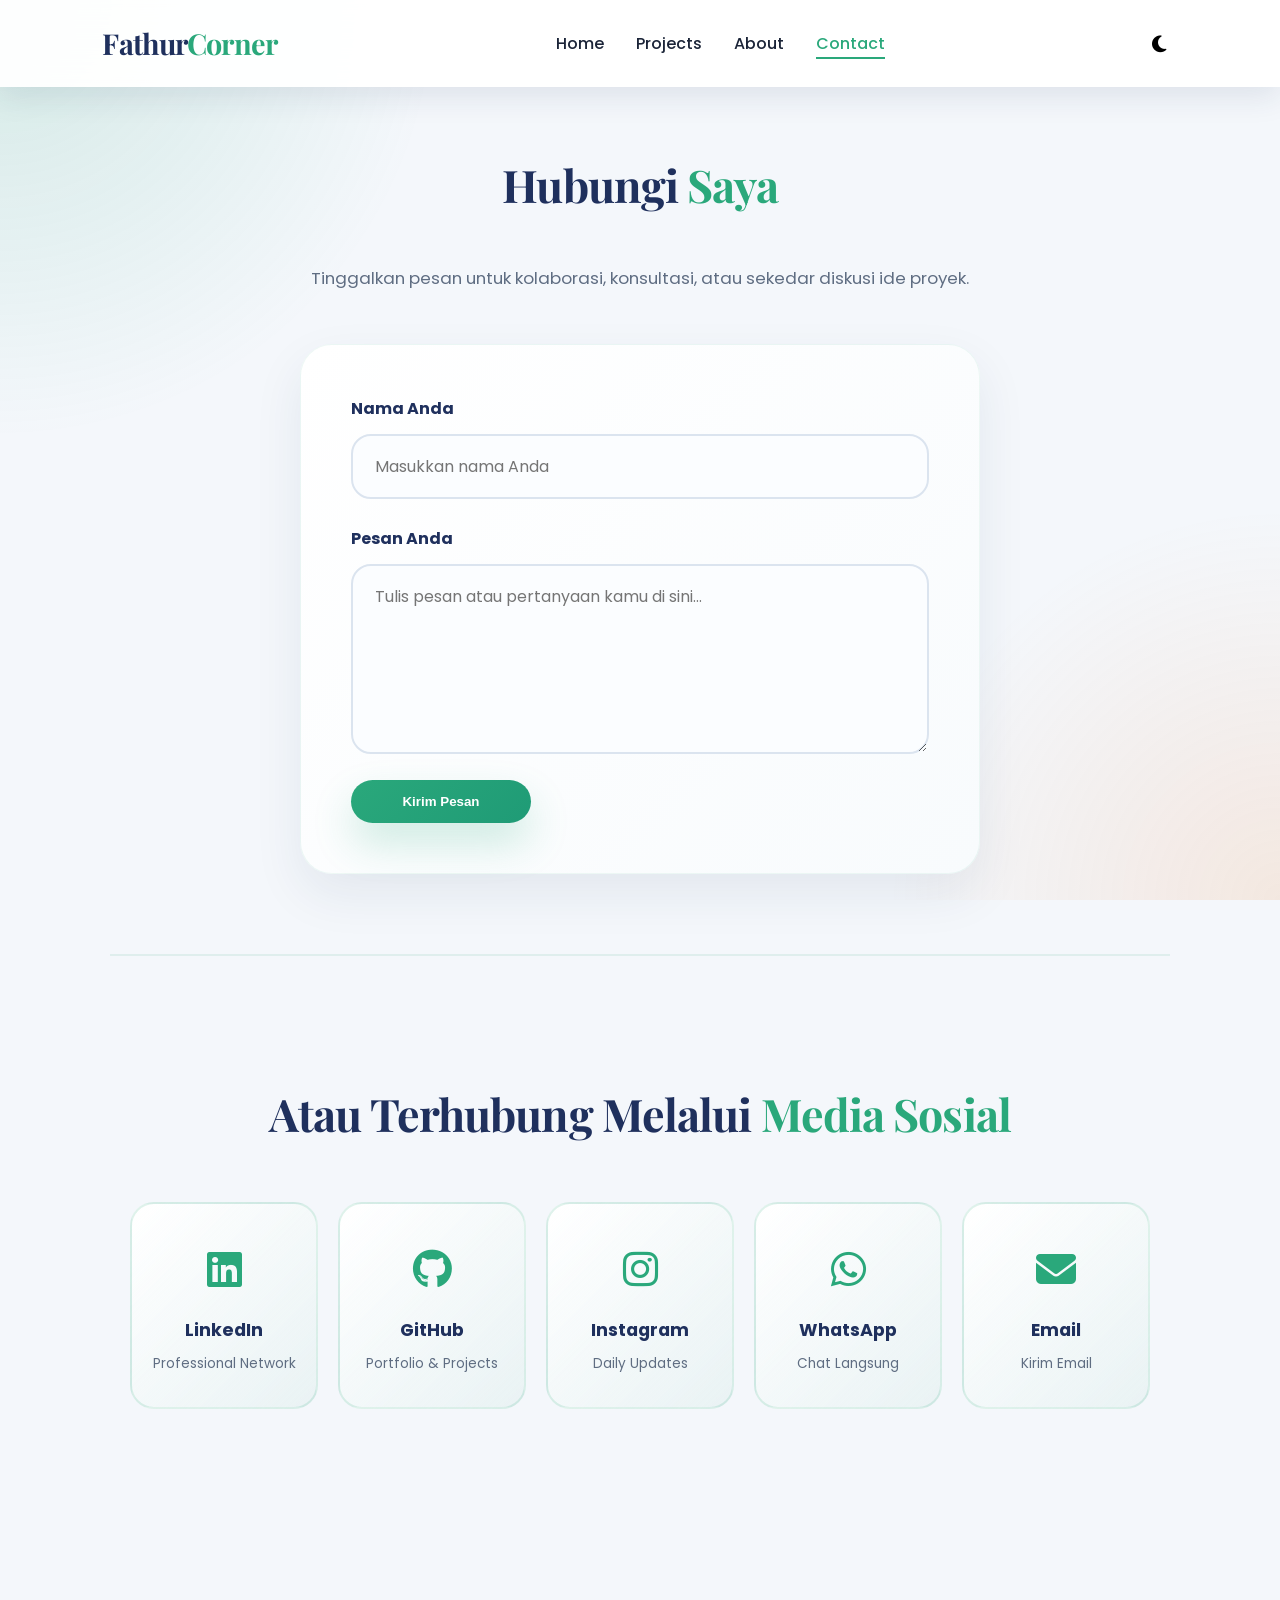
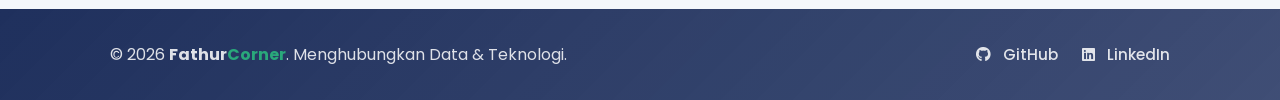
<file: contact.html>
<!DOCTYPE html>
<html lang="id">
<head>
    <meta charset="UTF-8">
    <meta name="viewport" content="width=device-width, initial-scale=1.0">
    <title>Contact | Fathur Corner</title>
    <link rel="stylesheet" href="https://cdnjs.cloudflare.com/ajax/libs/font-awesome/6.4.0/css/all.min.css">
    <link rel="stylesheet" href="style_coba.css">
    <link href="https://fonts.googleapis.com/css2?family=Poppins:wght@300;400;600&family=Playfair+Display:wght@700&display=swap" rel="stylesheet">
</head>
<body>
    <nav class="navbar">
        <div class="logo">Fathur<span>Corner</span></div>
        <ul class="nav-links">
            <li><a href="index.html">Home</a></li>
            <li><a href="project.html">Projects</a></li>
            <li><a href="about.html">About</a></li>
            <li><a href="contact.html" class="active">Contact</a></li>
        </ul>
        <button class="theme-toggle" id="themeToggle" title="Toggle dark mode"><i class="fas fa-moon"></i></button>
    </nav>

    <main class="container">
        <header class="page-header">
            <h1 class="section-title">Hubungi <span>Saya</span></h1>
            <p class="section-intro">Tinggalkan pesan untuk kolaborasi, konsultasi, atau sekedar diskusi ide proyek.</p>
        </header>

        <section class="contact-card">
            <form class="contact-form" action="simpan.php" method="POST">
                <div class="form-field">
                    <label for="nama">Nama Anda</label>
                    <input type="text" id="nama" name="nama" placeholder="Masukkan nama Anda" required>
                </div>
                <div class="form-field">
                    <label for="pesan">Pesan Anda</label>
                    <textarea id="pesan" name="pesan" placeholder="Tulis pesan atau pertanyaan kamu di sini..." rows="6" required></textarea>
                </div>
                <button type="submit" class="btn-primary">Kirim Pesan</button>
            </form>
        </section>

        <section class="social-section">
            <div class="container">
                <h2 class="section-title">Atau Terhubung Melalui <span>Media Sosial</span></h2>
                <div class="social-grid">
                    <a href="https://linkedin.com" target="_blank" class="social-card">
                        <span class="social-icon"><i class="fab fa-linkedin"></i></span>
                        <h3>LinkedIn</h3>
                        <p>Professional Network</p>
                    </a>
                    <a href="https://github.com/ridwanfathurrahman64" target="_blank" class="social-card">
                        <span class="social-icon"><i class="fab fa-github"></i></span>
                        <h3>GitHub</h3>
                        <p>Portfolio & Projects</p>
                    </a>
                    <a href="https://www.instagram.com/fathurrmnid?igsh=czdzbG1yYzJneDN5" target="_blank" class="social-card">
                        <span class="social-icon"><i class="fab fa-instagram"></i></span>
                        <h3>Instagram</h3>
                        <p>Daily Updates</p>
                    </a>
                    <a href="https://wa.me/6282223419252" target="_blank" class="social-card">
                        <span class="social-icon"><i class="fab fa-whatsapp"></i></span>
                        <h3>WhatsApp</h3>
                        <p>Chat Langsung</p>
                    </a>
                    <a href="mailto:ridwanfathurrahman11@gmail.com" class="social-card">
                        <span class="social-icon"><i class="fas fa-envelope"></i></span>
                        <h3>Email</h3>
                        <p>Kirim Email</p>
                    </a>
                </div>
            </div>
        </section>
    </main>

    <a href="#" class="back-to-top"><i class="fas fa-arrow-up"></i></a>

    <footer>
        <div class="footer-content">
            <p>&copy; 2026 <strong>Fathur<span>Corner</span></strong>. Menghubungkan Data & Teknologi.</p>
            <div class="social-links">
                <a href="https://github.com/ridwanfathurrahman64" target="_blank" rel="noopener noreferrer"><i class="fab fa-github"></i> GitHub</a>
                <a href="https://linkedin.com" target="_blank" rel="noopener noreferrer"><i class="fab fa-linkedin"></i> LinkedIn</a>
            </div>
        </div>
    </footer>

    <script>
        // ===== DARK MODE TOGGLE =====
        const themeToggle = document.getElementById('themeToggle');
        const savedTheme = localStorage.getItem('theme') || 'light';
        document.body.classList.toggle('dark-mode', savedTheme === 'dark');
        themeToggle.innerHTML = savedTheme === 'dark' ? '<i class="fas fa-sun"></i>' : '<i class="fas fa-moon"></i>';
        
        themeToggle.addEventListener('click', () => {
            document.body.classList.toggle('dark-mode');
            const isDark = document.body.classList.contains('dark-mode');
            localStorage.setItem('theme', isDark ? 'dark' : 'light');
            themeToggle.innerHTML = isDark ? '<i class="fas fa-sun"></i>' : '<i class="fas fa-moon"></i>';
        });

        // ===== BACK TO TOP BUTTON =====
        const backToTopBtn = document.querySelector('.back-to-top');
        
        window.addEventListener('scroll', () => {
            if (window.scrollY > 300) {
                backToTopBtn.classList.add('show');
            } else {
                backToTopBtn.classList.remove('show');
            }
        });
        
        backToTopBtn.addEventListener('click', (e) => {
            e.preventDefault();
            window.scrollTo({ top: 0, behavior: 'smooth' });
        });
    </script>
</body>
</html>
</file>
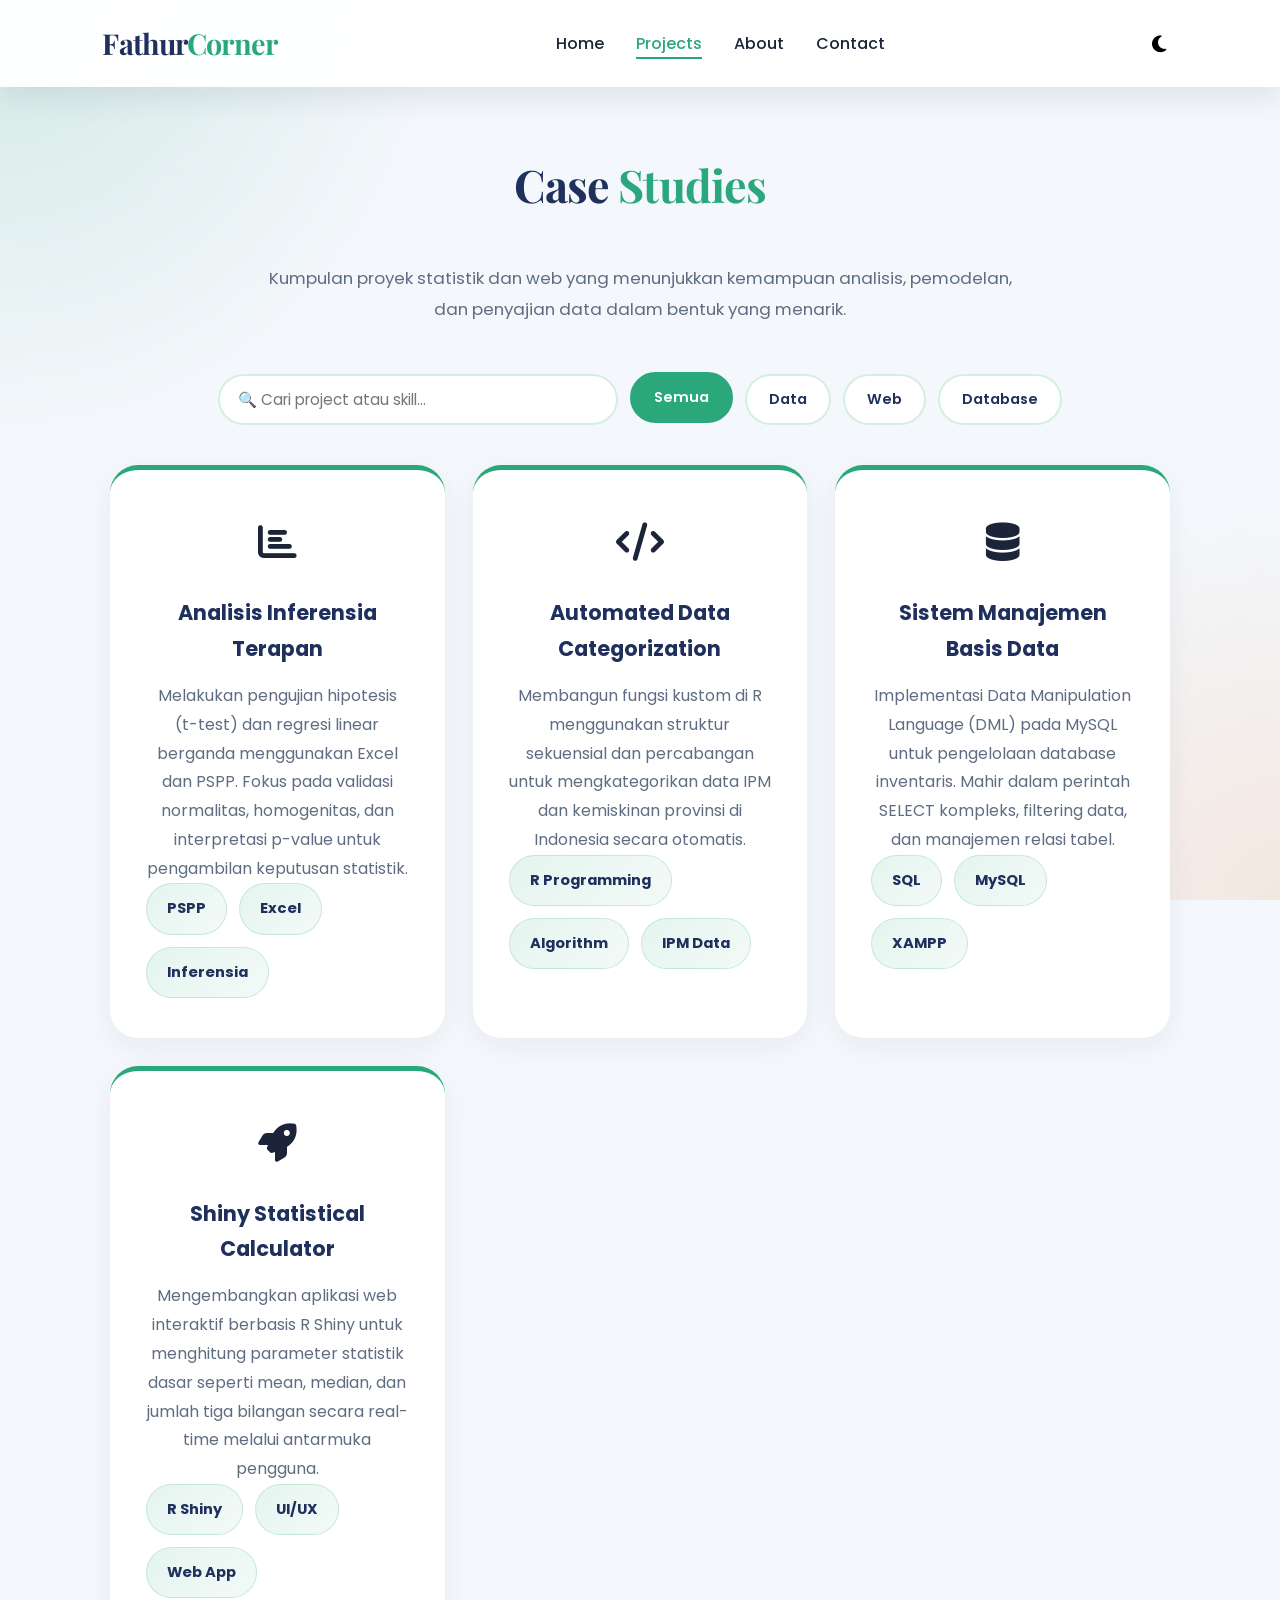
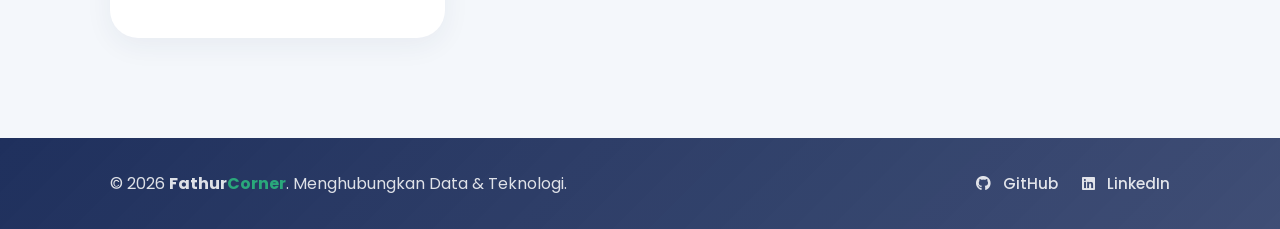
<file: project.html>
<!DOCTYPE html>
<html lang="id">
<head>
    <meta charset="UTF-8">
    <meta name="viewport" content="width=device-width, initial-scale=1.0">
    <title>Projects | Fathur Corner</title>
    <link rel="stylesheet" href="https://cdnjs.cloudflare.com/ajax/libs/font-awesome/6.4.0/css/all.min.css">
    <link rel="stylesheet" href="style_coba.css">
    <link href="https://fonts.googleapis.com/css2?family=Poppins:wght@300;400;600&family=Playfair+Display:wght@700&display=swap" rel="stylesheet">
</head>
<body>
    <nav class="navbar">
        <div class="logo">Fathur<span>Corner</span></div>
        <ul class="nav-links">
            <li><a href="index.html">Home</a></li>
            <li><a href="project.html" class="active">Projects</a></li>
            <li><a href="about.html">About</a></li>
            <li><a href="contact.html">Contact</a></li>
        </ul>
        <button class="theme-toggle" id="themeToggle" title="Toggle dark mode"><i class="fas fa-moon"></i></button>
    </nav>

    <main class="container">
        <header class="page-header">
            <h1 class="section-title">Case <span>Studies</span></h1>
            <p class="section-intro">Kumpulan proyek statistik dan web yang menunjukkan kemampuan analisis, pemodelan, dan penyajian data dalam bentuk yang menarik.</p>
        </header>

        <!-- PROJECT SEARCH & FILTER -->
        <div class="project-controls">
            <input type="text" class="search-box" id="projectSearch" placeholder="🔍 Cari project atau skill...">
            <button class="filter-btn active" data-filter="all">Semua</button>
            <button class="filter-btn" data-filter="data">Data</button>
            <button class="filter-btn" data-filter="web">Web</button>
            <button class="filter-btn" data-filter="database">Database</button>
        </div>

        <div class="grid" id="projectGrid">
            <div class="card" data-category="data">
                <div class="card-icon"><i class="fas fa-chart-bar"></i></div>
                <h3>Analisis Inferensia Terapan</h3>
                <p>Melakukan pengujian hipotesis (t-test) dan regresi linear berganda menggunakan Excel dan PSPP. Fokus pada validasi normalitas, homogenitas, dan interpretasi p-value untuk pengambilan keputusan statistik.</p>
                <div class="skill-container">
                    <span class="skill-tag">PSPP</span>
                    <span class="skill-tag">Excel</span>
                    <span class="skill-tag">Inferensia</span>
                </div>
            </div>

            <div class="card" data-category="data">
                <div class="card-icon"><i class="fas fa-code"></i></div>
                <h3>Automated Data Categorization</h3>
                <p>Membangun fungsi kustom di R menggunakan struktur sekuensial dan percabangan untuk mengkategorikan data IPM dan kemiskinan provinsi di Indonesia secara otomatis.</p>
                <div class="skill-container">
                    <span class="skill-tag">R Programming</span>
                    <span class="skill-tag">Algorithm</span>
                    <span class="skill-tag">IPM Data</span>
                </div>
            </div>

            <div class="card" data-category="database">
                <div class="card-icon"><i class="fas fa-database"></i></div>
                <h3>Sistem Manajemen Basis Data</h3>
                <p>Implementasi Data Manipulation Language (DML) pada MySQL untuk pengelolaan database inventaris. Mahir dalam perintah SELECT kompleks, filtering data, dan manajemen relasi tabel.</p>
                <div class="skill-container">
                    <span class="skill-tag">SQL</span>
                    <span class="skill-tag">MySQL</span>
                    <span class="skill-tag">XAMPP</span>
                </div>
            </div>

            <div class="card" data-category="web">
                <div class="card-icon"><i class="fas fa-rocket"></i></div>
                <h3>Shiny Statistical Calculator</h3>
                <p>Mengembangkan aplikasi web interaktif berbasis R Shiny untuk menghitung parameter statistik dasar seperti mean, median, dan jumlah tiga bilangan secara real-time melalui antarmuka pengguna.</p>
                <div class="skill-container">
                    <span class="skill-tag">R Shiny</span>
                    <span class="skill-tag">UI/UX</span>
                    <span class="skill-tag">Web App</span>
                </div>
            </div>
        </div>
    </main>

    <a href="#" class="back-to-top"><i class="fas fa-arrow-up"></i></a>

    <footer>
        <div class="footer-content">
            <p>&copy; 2026 <strong>Fathur<span>Corner</span></strong>. Menghubungkan Data & Teknologi.</p>
            <div class="social-links">
                <a href="https://github.com/ridwanfathurrahman64" target="_blank" rel="noopener noreferrer"><i class="fab fa-github"></i> GitHub</a>
                <a href="https://linkedin.com" target="_blank" rel="noopener noreferrer"><i class="fab fa-linkedin"></i> LinkedIn</a>
            </div>
        </div>
    </footer>

    <script>
        // ===== DARK MODE TOGGLE =====
        const themeToggle = document.getElementById('themeToggle');
        const savedTheme = localStorage.getItem('theme') || 'light';
        document.body.classList.toggle('dark-mode', savedTheme === 'dark');
        themeToggle.innerHTML = savedTheme === 'dark' ? '<i class="fas fa-sun"></i>' : '<i class="fas fa-moon"></i>';
        
        themeToggle.addEventListener('click', () => {
            document.body.classList.toggle('dark-mode');
            const isDark = document.body.classList.contains('dark-mode');
            localStorage.setItem('theme', isDark ? 'dark' : 'light');
            themeToggle.innerHTML = isDark ? '<i class="fas fa-sun"></i>' : '<i class="fas fa-moon"></i>';
        });

        // ===== PROJECT SEARCH & FILTER =====
        const searchBox = document.getElementById('projectSearch');
        const filterBtns = document.querySelectorAll('.filter-btn');
        const projectCards = document.querySelectorAll('[data-category]');
        let activeFilter = 'all';

        function filterProjects() {
            const searchTerm = searchBox.value.toLowerCase();
            let visibleCount = 0;

            projectCards.forEach(card => {
                const category = card.getAttribute('data-category');
                const text = card.textContent.toLowerCase();
                
                const matchesCategory = activeFilter === 'all' || category === activeFilter;
                const matchesSearch = text.includes(searchTerm);
                
                if (matchesCategory && matchesSearch) {
                    card.style.display = '';
                    visibleCount++;
                } else {
                    card.style.display = 'none';
                }
            });

            // Show "no results" message if needed
            const grid = document.getElementById('projectGrid');
            let noResultsDiv = grid.querySelector('.no-results');
            
            if (visibleCount === 0) {
                if (!noResultsDiv) {
                    noResultsDiv = document.createElement('div');
                    noResultsDiv.className = 'no-results';
                    noResultsDiv.textContent = '😔 Tidak ada project yang sesuai dengan pencarian Anda.';
                    grid.appendChild(noResultsDiv);
                }
            } else if (noResultsDiv) {
                noResultsDiv.remove();
            }
        }

        searchBox.addEventListener('input', filterProjects);

        filterBtns.forEach(btn => {
            btn.addEventListener('click', () => {
                filterBtns.forEach(b => b.classList.remove('active'));
                btn.classList.add('active');
                activeFilter = btn.getAttribute('data-filter');
                filterProjects();
            });
        });

        // ===== BACK TO TOP BUTTON =====
        const backToTopBtn = document.querySelector('.back-to-top');
        
        window.addEventListener('scroll', () => {
            if (window.scrollY > 300) {
                backToTopBtn.classList.add('show');
            } else {
                backToTopBtn.classList.remove('show');
            }
        });
        
        backToTopBtn.addEventListener('click', (e) => {
            e.preventDefault();
            window.scrollTo({ top: 0, behavior: 'smooth' });
        });
    </script>
</body>
</html>
</file>
<file: style_coba.css>
/* ========================================================================
   VARIABEL WARNA & DESIGN TOKENS
   ======================================================================== */
:root {
    --background: #f4f7fb;
    --surface: #ffffff;
    --primary: #1f305d;
    --secondary: #2aa87b;
    --accent: #f28b3f;
    --muted: #5f6d82;
    --text: #1b2438;
    --text-light: #f8fafc;
    --shadow: rgba(24, 39, 77, 0.12);
}

/* DARK MODE */
body.dark-mode {
    --background: #0f1419;
    --surface: #1a1f2e;
    --primary: #e8eef5;
    --text: #e8eef5;
    --text-light: #0f1419;
    --muted: #9ca3af;
    --shadow: rgba(0, 0, 0, 0.3);
}

body.dark-mode .navbar {
    background: rgba(26, 31, 46, 0.95);
    box-shadow: 0 10px 30px rgba(0, 0, 0, 0.3);
}

body.dark-mode .nav-links a {
    color: #e8eef5;
}

body.dark-mode .hero {
    background: linear-gradient(155deg, rgba(15, 20, 25, 0.98) 0%, rgba(42, 168, 123, 0.8) 50%, rgba(242, 139, 63, 0.08) 100%);
}

body.dark-mode .card,
body.dark-mode .bio-card,
body.dark-mode .profile-card,
body.dark-mode .contact-card {
    background: #1a1f2e;
    box-shadow: 0 8px 28px rgba(0, 0, 0, 0.4);
}

body.dark-mode .featured-section {
    background: linear-gradient(135deg, #1a1f2e 0%, #252d3d 100%);
}

body.dark-mode .featured-card {
    background: #1a1f2e;
}

body.dark-mode .bio-section {
    background: linear-gradient(135deg, rgba(42, 168, 123, 0.1) 0%, rgba(242, 139, 63, 0.08) 100%);
}

body.dark-mode .about-teaser {
    background: linear-gradient(135deg, #1a1f2e 0%, #2aa87b 100%);
}

body.dark-mode .education-box {
    background: #252d3d;
    border-color: rgba(42, 168, 123, 0.2);
}

body.dark-mode .education-box h4 {
    color: #e8eef5;
}

body.dark-mode .education-box p {
    color: #c1c7d0;
}

body.dark-mode .social-card {
    background: linear-gradient(135deg, #1a1f2e 0%, rgba(42, 168, 123, 0.08) 100%);
    border-color: rgba(42, 168, 123, 0.2);
}

body.dark-mode .stat-item {
    background: #1a1f2e;
    border-color: rgba(42, 168, 123, 0.2);
}

body.dark-mode .form-field input,
body.dark-mode .form-field textarea {
    background: #252d3d;
    border-color: #3a4455;
    color: #e8eef5;
}

body.dark-mode .form-field input:focus,
body.dark-mode .form-field textarea:focus {
    border-color: var(--secondary);
    box-shadow: 0 0 0 5px rgba(42, 168, 123, 0.2);
    background: #2a3145;
}

body.dark-mode footer {
    background: linear-gradient(135deg, #0f1419 0%, rgba(15, 20, 25, 0.9) 100%);
}

/* ========================================================================
   KEYFRAME ANIMATIONS
   ======================================================================== */
@keyframes fadeInUp {
    from { opacity: 0; transform: translateY(30px); }
    to { opacity: 1; transform: translateY(0); }
}

@keyframes slideInRight {
    from { opacity: 0; transform: translateX(-30px); }
    to { opacity: 1; transform: translateX(0); }
}

@keyframes pulse {
    0%, 100% { opacity: 1; }
    50% { opacity: 0.8; }
}

@keyframes float {
    0%, 100% { transform: translateY(0px); }
    50% { transform: translateY(-10px); }
}

@keyframes bounce {
    0%, 100% { transform: translateY(0); }
    25% { transform: translateY(-12px); }
    50% { transform: translateY(0); }
    75% { transform: translateY(-6px); }
}

@keyframes slide {
    0% { transform: translateX(0); }
    100% { transform: translateX(600px); }
}

/* ========================================================================
   RESET & BASE STYLES
   ======================================================================== */
* {
    margin: 0;
    padding: 0;
    box-sizing: border-box;
}

html {
    scroll-behavior: smooth;
}

body {
    font-family: 'Poppins', sans-serif;
    background-color: var(--background);
    color: var(--text);
    line-height: 1.7;
    overflow-x: hidden;
}

body::before {
    content: '';
    position: fixed;
    inset: 0;
    background: radial-gradient(circle at top left, rgba(42,168,123,0.16), transparent 28%),
                radial-gradient(circle at bottom right, rgba(242,139,63,0.14), transparent 25%);
    pointer-events: none;
    z-index: -1;
}

span { color: var(--secondary); }

/* Font Awesome Icon Styling */
i[class*="fa-"] {
    display: inline-block;
    margin-right: 0.5rem;
}

.card-icon i[class*="fa-"],
.social-icon i[class*="fa-"],
.icon-large i[class*="fa-"],
.highlight-item i[class*="fa-"] {
    margin-right: 0;
}

.theme-toggle i[class*="fa-"] {
    margin-right: 0;
    font-size: 1.2rem;
}

/* ========================================================================
   NAVIGATION
   ======================================================================== */
.navbar {
    display: flex;
    justify-content: space-between;
    align-items: center;
    padding: 1.2rem 8%;
    background: rgba(255, 255, 255, 0.95);
    backdrop-filter: blur(16px);
    position: sticky;
    top: 0;
    z-index: 100;
    box-shadow: 0 10px 30px rgba(31, 48, 93, 0.1);
}

.nav-links {
    display: flex;
    list-style: none;
    margin: 0;
    padding: 0;
    align-items: center;
    gap: 8px;
}

.nav-links li {
    margin-left: 24px;
}

.nav-links a {
    text-decoration: none;
    color: var(--text);
    font-weight: 500;
    transition: all 0.3s ease;
    position: relative;
}

.nav-links a::after {
    content: '';
    position: absolute;
    bottom: -4px;
    left: 0;
    width: 0;
    height: 2px;
    background: var(--secondary);
    transition: width 0.3s ease;
}

.nav-links a:hover::after,
.nav-links a.active::after {
    width: 100%;
}

.nav-links a:hover,
.nav-links a.active {
    color: var(--secondary);
}

.logo {
    font-family: 'Playfair Display', serif;
    font-size: 1.8rem;
    color: var(--primary);
    font-weight: 700;
    letter-spacing: -0.03em;
    white-space: nowrap;
}

.logo span {
    color: var(--secondary);
    font-weight: 700;
}

/* THEME TOGGLE BUTTON */
.theme-toggle {
    background: none;
    border: none;
    font-size: 1.3rem;
    cursor: pointer;
    transition: transform 0.3s ease;
    padding: 8px 12px;
}

.theme-toggle:hover {
    transform: rotate(20deg);
}

.theme-toggle:active {
    transform: rotate(20deg) scale(0.95);
}

/* ========================================================================
   HERO SECTION
   ======================================================================== */
.hero {
    min-height: 85vh;
    display: flex;
    align-items: center;
    justify-content: center;
    text-align: center;
    padding: 6rem 1.5rem;
    background: linear-gradient(155deg, rgba(31,48,93,0.98) 0%, rgba(42,168,123,0.95) 50%, rgba(242,139,63,0.08) 100%);
    position: relative;
    overflow: hidden;
    color: var(--text-light);
}

.hero::before {
    content: '';
    position: absolute;
    inset: 0;
    background: radial-gradient(circle at top 20% right 15%, rgba(255,255,255,0.2), transparent 24%),
                radial-gradient(circle at bottom 25% left 20%, rgba(255,255,255,0.1), transparent 18%);
    pointer-events: none;
    animation: pulse 8s ease-in-out infinite;
}

.hero::after {
    content: '';
    position: absolute;
    inset: 0;
    background: url('data:image/svg+xml,<svg xmlns="http://www.w3.org/2000/svg" viewBox="0 0 1200 120"><path d="M 0,50 Q 300,10 600,50 T 1200,50 L 1200,120 L 0,120 Z" fill="rgba(255,255,255,0.05)"/></svg>');
    background-size: 600px 120px;
    animation: slide 20s linear infinite;
}

.hero-content {
    position: relative;
    max-width: 900px;
    z-index: 1;
    animation: fadeInUp 0.8s ease-out;
}

.hero-subtitle {
    text-transform: uppercase;
    letter-spacing: 0.3em;
    font-size: 0.9rem;
    margin-bottom: 1rem;
    color: rgba(248,250,252,0.95);
    animation: slideInRight 0.8s ease-out 0.2s both;
}

.hero h1 {
    font-family: 'Playfair Display', serif;
    font-size: clamp(2.4rem, 5vw, 4.2rem);
    line-height: 1.1;
    margin-bottom: 1.5rem;
    animation: fadeInUp 0.8s ease-out 0.3s both;
}

.hero h1 span {
    color: var(--secondary);
    display: inline-block;
}

.hero-description {
    max-width: 720px;
    margin: 0 auto 2.5rem;
    color: rgba(248,250,252,0.92);
    font-size: 1.1rem;
    line-height: 1.8;
    animation: fadeInUp 0.8s ease-out 0.4s both;
}

.cta-buttons {
    display: flex;
    gap: 1.5rem;
    flex-wrap: wrap;
    justify-content: center;
    margin-bottom: 3rem;
    animation: fadeInUp 0.8s ease-out 0.5s both;
}

.hero-highlights {
    display: grid;
    grid-template-columns: repeat(3, minmax(0, 1fr));
    gap: 1.2rem;
    margin: 0 auto;
    max-width: 820px;
}

.highlight-item {
    background: rgba(255,255,255,0.12);
    border: 1px solid rgba(255,255,255,0.2);
    border-radius: 20px;
    padding: 20px 24px;
    display: flex;
    align-items: center;
    gap: 1rem;
    justify-content: center;
    color: #f5f7fb;
    transition: all 0.3s ease;
    animation: fadeInUp 0.8s ease-out both;
    backdrop-filter: blur(8px);
}

.highlight-item:nth-child(1) { animation-delay: 0.6s; }
.highlight-item:nth-child(2) { animation-delay: 0.7s; }
.highlight-item:nth-child(3) { animation-delay: 0.8s; }

.highlight-item:hover {
    background: rgba(255,255,255,0.18);
    border-color: rgba(255,255,255,0.3);
    transform: translateY(-5px);
}

.highlight-item span {
    font-size: 1.6rem;
    animation: float 3s ease-in-out infinite;
}

.highlight-item i {
    font-size: 1.6rem;
    animation: float 3s ease-in-out infinite;
}

.highlight-item p {
    margin: 0;
    font-size: 0.98rem;
    font-weight: 600;
}

/* ========================================================================
   BUTTONS
   ======================================================================== */
.btn-primary {
    display: inline-block;
    padding: 14px 42px;
    background: linear-gradient(135deg, var(--secondary) 0%, #1f9b76 100%);
    color: white;
    text-decoration: none;
    border-radius: 50px;
    font-weight: 600;
    transition: all 0.3s cubic-bezier(0.34, 1.56, 0.64, 1);
    box-shadow: 0 20px 40px rgba(42,168,123,0.22);
    border: none;
    cursor: pointer;
    position: relative;
    overflow: hidden;
}

.btn-primary:hover {
    transform: translateY(-4px);
    box-shadow: 0 28px 50px rgba(42,168,123,0.3);
}

.btn-primary:active {
    transform: translateY(-2px);
}

.btn-primary.small {
    padding: 12px 32px;
    font-size: 0.95rem;
}

.btn-secondary {
    display: inline-block;
    padding: 14px 42px;
    background-color: transparent;
    border: 2px solid rgba(255,255,255,0.95);
    color: white;
    text-decoration: none;
    border-radius: 50px;
    font-weight: 600;
    transition: all 0.3s cubic-bezier(0.34, 1.56, 0.64, 1);
    cursor: pointer;
    position: relative;
    overflow: hidden;
}

.btn-secondary:hover {
    background-color: rgba(255,255,255,0.15);
    border-color: white;
    transform: translateY(-4px);
    box-shadow: 0 15px 35px rgba(255,255,255,0.2);
}

.btn-outline {
    display: inline-block;
    padding: 12px 36px;
    border: 2px solid rgba(255,255,255,0.95);
    color: white;
    text-decoration: none;
    border-radius: 50px;
    transition: all 0.3s ease;
    font-weight: 600;
    background: transparent;
    cursor: pointer;
}

.btn-outline:hover {
    background: rgba(255,255,255,0.15);
    border-color: white;
    transform: translateY(-3px);
}

/* ========================================================================
   MAIN CONTENT & LAYOUT
   ======================================================================== */
.container {
    max-width: 1100px;
    margin: 0 auto;
    padding: 60px 20px;
}

.page-header {
    text-align: center;
    max-width: 760px;
    margin: 0 auto 50px;
    animation: fadeInUp 0.6s ease-out;
}

.page-header .section-intro {
    margin-top: 18px;
    color: #5f6d82;
    font-size: 1.05rem;
    line-height: 1.8;
}

.section-title {
    text-align: center;
    font-family: 'Playfair Display', serif;
    font-size: clamp(2rem, 4vw, 2.8rem);
    margin-bottom: 40px;
    color: var(--primary);
    font-weight: 700;
    letter-spacing: -0.02em;
}

.section-title span {
    color: var(--secondary);
}

.section-subtitle {
    margin-top: 18px;
    margin-bottom: 14px;
    font-weight: 600;
    color: var(--primary);
}

.grid {
    display: grid;
    grid-template-columns: repeat(auto-fit, minmax(280px, 1fr));
    gap: 28px;
}

/* PROJECT SEARCH & FILTER */
.project-controls {
    display: flex;
    flex-wrap: wrap;
    gap: 12px;
    margin-bottom: 40px;
    justify-content: center;
}

.search-box {
    flex: 1;
    min-width: 200px;
    max-width: 400px;
    padding: 12px 18px;
    border: 2px solid rgba(42, 168, 123, 0.2);
    border-radius: 50px;
    background: var(--surface);
    font-family: 'Poppins', sans-serif;
    font-size: 0.95rem;
    color: var(--text);
    transition: all 0.3s ease;
}

.search-box:focus {
    outline: none;
    border-color: var(--secondary);
    box-shadow: 0 0 0 5px rgba(42, 168, 123, 0.12);
}

body.dark-mode .search-box {
    background: #252d3d;
    border-color: rgba(42, 168, 123, 0.2);
    color: #e8eef5;
}

.filter-btn {
    padding: 12px 22px;
    border: 2px solid rgba(42, 168, 123, 0.2);
    border-radius: 50px;
    background: var(--surface);
    color: var(--primary);
    font-weight: 600;
    cursor: pointer;
    transition: all 0.3s ease;
    font-family: 'Poppins', sans-serif;
    font-size: 0.9rem;
}

.filter-btn:hover,
.filter-btn.active {
    border-color: var(--secondary);
    background: var(--secondary);
    color: white;
    transform: translateY(-2px);
}

body.dark-mode .filter-btn {
    background: #1a1f2e;
    border-color: rgba(42, 168, 123, 0.2);
    color: #e8eef5;
}

body.dark-mode .filter-btn:hover,
body.dark-mode .filter-btn.active {
    background: var(--secondary);
    border-color: var(--secondary);
    color: #0f1419;
}

.no-results {
    text-align: center;
    padding: 60px 20px;
    color: var(--muted);
    font-size: 1.1rem;
}

.card {
    background: var(--surface);
    padding: 40px 36px;
    border-radius: 28px;
    box-shadow: 0 8px 28px rgba(31,48,93,0.06);
    text-align: center;
    border-top: 5px solid var(--secondary);
    transition: all 0.4s cubic-bezier(0.34, 1.56, 0.64, 1);
    animation: fadeInUp 0.6s ease-out both;
    position: relative;
}

.card:nth-child(1) { animation-delay: 0.1s; }
.card:nth-child(2) { animation-delay: 0.2s; }
.card:nth-child(3) { animation-delay: 0.3s; }
.card:nth-child(4) { animation-delay: 0.4s; }

.card::before {
    content: '';
    position: absolute;
    inset: 0;
    border-radius: 28px;
    background: linear-gradient(135deg, rgba(42,168,123,0.08), transparent);
    opacity: 0;
    transition: opacity 0.4s ease;
}

.card:hover {
    transform: translateY(-8px);
    box-shadow: 0 20px 50px rgba(31,48,93,0.12);
}

.card:hover::before {
    opacity: 1;
}

.card-icon {
    font-size: 2.4rem;
    margin-bottom: 20px;
    display: inline-block;
    animation: float 3s ease-in-out infinite;
}

.card h3 {
    margin-bottom: 16px;
    font-size: 1.3rem;
    color: var(--primary);
    font-weight: 700;
}

.card p {
    color: #5f6d82;
    line-height: 1.8;
}

/* ========================================================================
   FEATURED SECTION
   ======================================================================== */
.featured-section {
    background: linear-gradient(135deg, #f0f9f6 0%, #f5f1ea 100%);
    border-radius: 32px;
    margin: 80px -20px;
    padding: 80px 20px;
}

.featured-card {
    display: grid;
    grid-template-columns: minmax(320px, 1fr) 1.3fr;
    align-items: center;
    gap: 0;
    background: white;
    border-radius: 32px;
    overflow: hidden;
    box-shadow: 0 30px 70px rgba(31,48,93,0.12);
    animation: fadeInUp 0.7s ease-out;
}

.featured-image,
.featured-content {
    padding: 50px;
}

.featured-image {
    background: linear-gradient(145deg, rgba(31,48,93,0.95), rgba(42,168,123,0.95));
    color: white;
    display: grid;
    place-items: center;
    min-height: 320px;
    position: relative;
    overflow: hidden;
}

.featured-image::before {
    content: '';
    position: absolute;
    inset: 0;
    background: radial-gradient(circle at center, rgba(255,255,255,0.1), transparent);
    animation: pulse 4s ease-in-out infinite;
}

.featured-image .icon-large {
    font-size: 5rem;
    position: relative;
    z-index: 1;
    animation: float 4s ease-in-out infinite;
}

.featured-content {
    display: flex;
    flex-direction: column;
    gap: 24px;
}

.tag {
    display: inline-flex;
    padding: 10px 18px;
    border-radius: 50px;
    background: linear-gradient(135deg, rgba(42,168,123,0.15), rgba(242,139,63,0.08));
    color: var(--secondary);
    font-size: 0.95rem;
    font-weight: 700;
    width: fit-content;
    border: 1px solid rgba(42,168,123,0.2);
}

.featured-content h3 {
    color: var(--primary);
    font-size: clamp(1.7rem, 2.2vw, 2rem);
    margin: 0;
}

.featured-content p {
    color: #5f6d82;
    line-height: 1.9;
    max-width: 680px;
}

/* ========================================================================
   BIO SECTION
   ======================================================================== */
.bio-section {
    background: linear-gradient(135deg, rgba(42,168,123,0.08) 0%, rgba(242,139,63,0.05) 100%);
    border-radius: 32px;
    margin: 80px -20px;
    padding: 80px 20px;
    animation: fadeInUp 0.7s ease-out;
}

.bio-grid {
    display: grid;
    grid-template-columns: minmax(280px, 320px) 1fr;
    gap: 40px;
    align-items: center;
}

.bio-card {
    background: white;
    padding: 36px;
    border-radius: 32px;
    box-shadow: 0 15px 45px rgba(31,48,93,0.1);
    text-align: center;
    animation: fadeInUp 0.6s ease-out;
}

.bio-img {
    width: 180px;
    height: 180px;
    object-fit: cover;
    border-radius: 25px;
    border: 5px solid rgba(42,168,123,0.15);
    margin: 0 auto 24px;
    display: block;
    transition: all 0.4s ease;
}

.bio-card:hover .bio-img {
    transform: scale(1.08);
    border-color: var(--secondary);
    box-shadow: 0 10px 30px rgba(42,168,123,0.15);
}

.bio-card h3 {
    font-size: 1.5rem;
    color: var(--primary);
    margin-bottom: 8px;
}

.bio-title {
    color: var(--secondary);
    font-weight: 700;
    margin: 0 0 12px;
}

.bio-location {
    color: #5f6d82;
    font-size: 0.95rem;
    margin: 0;
}

.bio-info {
    animation: slideInRight 0.6s ease-out;
}

.bio-intro {
    font-size: 1.05rem;
    line-height: 1.9;
    color: #4b5563;
    margin-bottom: 32px;
}

.bio-stats {
    display: grid;
    grid-template-columns: repeat(3, 1fr);
    gap: 20px;
}

.stat-item {
    background: white;
    padding: 24px;
    border-radius: 20px;
    text-align: center;
    border: 2px solid rgba(42,168,123,0.12);
    transition: all 0.3s ease;
    cursor: default;
}

.stat-item:hover {
    border-color: var(--secondary);
    box-shadow: 0 10px 30px rgba(42,168,123,0.15);
    transform: translateY(-5px);
}

.stat-number {
    display: block;
    font-size: 2rem;
    font-weight: 800;
    color: var(--secondary);
    margin-bottom: 8px;
}

.stat-label {
    display: block;
    font-size: 0.9rem;
    color: #5f6d82;
    font-weight: 600;
}

/* ========================================================================
   ABOUT TEASER
   ======================================================================== */
.about-teaser {
    background: linear-gradient(135deg, rgba(31,48,93,0.98) 0%, rgba(42,168,123,0.95) 100%);
    color: white;
    text-align: center;
    padding: 80px 40px;
    border-radius: 32px;
    margin: 80px 0;
    position: relative;
    overflow: hidden;
    animation: fadeInUp 0.7s ease-out;
}

.about-teaser::before {
    content: '';
    position: absolute;
    inset: 0;
    background: radial-gradient(circle at 20% 50%, rgba(255,255,255,0.08), transparent 50%);
    pointer-events: none;
}

.about-teaser h2 {
    font-size: clamp(1.85rem, 3vw, 2.6rem);
    margin-bottom: 18px;
    position: relative;
    z-index: 1;
}

.about-teaser p {
    max-width: 760px;
    margin: 0 auto 32px;
    color: rgba(255,255,255,0.9);
    position: relative;
    z-index: 1;
}

/* ========================================================================
   ABOUT GRID
   ======================================================================== */
.about-grid {
    display: grid;
    grid-template-columns: minmax(280px, 360px) 1fr;
    gap: 40px;
    align-items: start;
}

.profile-card {
    background: var(--surface);
    padding: 36px;
    border-radius: 32px;
    box-shadow: 0 20px 50px rgba(31,48,93,0.1);
    text-align: center;
    animation: fadeInUp 0.6s ease-out;
    position: relative;
}

.profile-card::before {
    content: '';
    position: absolute;
    top: 0;
    left: 0;
    right: 0;
    height: 4px;
    background: linear-gradient(90deg, var(--secondary), var(--accent));
    border-radius: 32px 32px 0 0;
}

.profile-img {
    width: 200px;
    height: 200px;
    object-fit: cover;
    border-radius: 28px;
    border: 6px solid rgba(42,168,123,0.15);
    margin-bottom: 28px;
    transition: all 0.4s ease;
}

.profile-card:hover .profile-img {
    transform: scale(1.05);
    border-color: var(--secondary);
}

.profile-card h3 {
    margin-bottom: 12px;
    color: var(--primary);
}

.profile-role {
    margin: 0;
    color: var(--secondary);
    font-weight: 700;
}

.profile-meta {
    margin-top: 24px;
    color: #5f6d82;
    font-size: 0.95rem;
}

.about-text {
    animation: slideInRight 0.6s ease-out;
}

.about-text p {
    color: #4b5563;
    line-height: 1.9;
    margin-bottom: 20px;
}

.about-text h3 {
    margin-top: 36px;
    margin-bottom: 18px;
    color: var(--primary);
}

.education-box {
    background: linear-gradient(135deg, #f6f9ff 0%, #f8fbfd 100%);
    border: 1px solid rgba(42,168,123,0.15);
    border-radius: 20px;
    padding: 28px;
    margin-bottom: 24px;
    transition: all 0.3s ease;
}

.education-box:hover {
    border-color: var(--secondary);
    box-shadow: 0 10px 30px rgba(42,168,123,0.1);
}

.education-box h4 {
    margin: 0 0 10px;
    color: #1f305d;
}

.education-box p {
    margin: 0;
    color: #5f6d82;
}

.skill-container {
    display: flex;
    flex-wrap: wrap;
    gap: 12px;
}

.skill-tag {
    display: inline-flex;
    padding: 12px 20px;
    border-radius: 50px;
    background: linear-gradient(135deg, rgba(42,168,123,0.12), rgba(42,168,123,0.06));
    color: var(--primary);
    font-size: 0.92rem;
    font-weight: 700;
    border: 1px solid rgba(42,168,123,0.2);
    transition: all 0.3s ease;
    cursor: default;
}

.skill-tag:hover {
    background: linear-gradient(135deg, rgba(42,168,123,0.2), rgba(42,168,123,0.12));
    transform: translateY(-3px);
}

/* ========================================================================
   CONTACT SECTION
   ======================================================================== */
.contact-card {
    background: linear-gradient(135deg, #ffffff 0%, #f8fbfd 100%);
    padding: 50px;
    border-radius: 32px;
    box-shadow: 0 20px 50px rgba(31,48,93,0.08);
    max-width: 680px;
    margin: 0 auto;
    border: 1px solid rgba(42,168,123,0.08);
    animation: fadeInUp 0.7s ease-out;
}

.contact-form {
    display: grid;
    gap: 26px;
}

.form-field {
    display: grid;
    gap: 12px;
}

.form-field label {
    font-weight: 700;
    color: var(--primary);
    font-size: 1rem;
}

.form-field input,
.form-field textarea {
    width: 100%;
    border: 2px solid #dbe4ef;
    border-radius: 20px;
    padding: 18px 22px;
    font-family: 'Poppins', sans-serif;
    font-size: 1rem;
    color: var(--text);
    background: #fbfdff;
    transition: all 0.3s ease;
}

.form-field input:focus,
.form-field textarea:focus {
    outline: none;
    border-color: var(--secondary);
    box-shadow: 0 0 0 5px rgba(42,168,123,0.12);
    background: white;
}

.contact-form button {
    justify-self: start;
    min-width: 180px;
}

/* ========================================================================
   SOCIAL SECTION
   ======================================================================== */
.social-section {
    margin-top: 80px;
    padding-top: 60px;
    padding-bottom: 40px;
    border-top: 2px solid rgba(42,168,123,0.1);
    animation: fadeInUp 0.7s ease-out;
}

.social-grid {
    display: grid;
    grid-template-columns: repeat(auto-fit, minmax(160px, 1fr));
    gap: 20px;
    margin-top: 50px;
}

.social-card {
    display: flex;
    flex-direction: column;
    align-items: center;
    justify-content: center;
    padding: 32px 20px;
    background: linear-gradient(135deg, white 0%, rgba(42,168,123,0.05) 100%);
    border: 2px solid rgba(42,168,123,0.15);
    border-radius: 24px;
    text-decoration: none;
    color: inherit;
    transition: all 0.3s cubic-bezier(0.34, 1.56, 0.64, 1);
    text-align: center;
    cursor: pointer;
    position: relative;
    overflow: hidden;
}

.social-card::before {
    content: '';
    position: absolute;
    inset: 0;
    background: linear-gradient(135deg, rgba(42,168,123,0.08), rgba(242,139,63,0.08));
    opacity: 0;
    transition: opacity 0.3s ease;
    z-index: -1;
}

.social-card:hover {
    border-color: var(--secondary);
    transform: translateY(-10px);
    box-shadow: 0 20px 45px rgba(42,168,123,0.12);
}

.social-card:hover::before {
    opacity: 1;
}

.social-icon {
    font-size: 2.5rem;
    margin-bottom: 12px;
    display: block;
    animation: float 3s ease-in-out infinite;
}

.social-card:hover .social-icon {
    animation: bounce 0.6s ease-in-out;
}

.social-card h3 {
    font-size: 1.1rem;
    color: var(--primary);
    margin-bottom: 6px;
}

.social-card p {
    font-size: 0.85rem;
    color: #5f6d82;
    margin: 0;
}

/* ========================================================================
   QUOTE SECTION
   ======================================================================== */
.quote-section {
    text-align: center;
    padding: 80px 20px;
    animation: fadeInUp 0.7s ease-out;
}

.quote-text {
    font-family: 'Playfair Display', serif;
    font-size: clamp(1.5rem, 3vw, 2rem);
    color: var(--primary);
    margin-bottom: 20px;
    display: block;
}

.quote-author {
    color: var(--muted);
    font-size: 0.98rem;
}

/* ========================================================================
   FOOTER
   ======================================================================== */
.footer-content {
    max-width: 1100px;
    margin: 0 auto;
    padding: 0 20px;
    display: flex;
    justify-content: space-between;
    align-items: center;
    flex-wrap: wrap;
    gap: 20px;
}

.footer-content p {
    margin: 0;
    color: rgba(255,255,255,0.85);
}

.social-links {
    display: flex;
    gap: 24px;
    align-items: center;
}

.social-links a {
    color: white;
    text-decoration: none;
    font-size: 0.95rem;
    opacity: 0.85;
    transition: all 0.3s ease;
    font-weight: 500;
}

.social-links a:hover {
    color: var(--secondary);
    opacity: 1;
    transform: translateY(-2px);
}

footer {
    background: linear-gradient(135deg, var(--primary) 0%, rgba(31,48,93,0.85) 100%);
    color: white;
    padding: 32px 20px;
    margin-top: 40px;
}

/* ========================================================================
   BACK TO TOP BUTTON
   ======================================================================== */
.back-to-top {
    position: fixed;
    bottom: 30px;
    right: 30px;
    background: linear-gradient(135deg, var(--secondary) 0%, #1f9b76 100%);
    color: white;
    width: 50px;
    height: 50px;
    border-radius: 50%;
    display: flex;
    justify-content: center;
    align-items: center;
    text-decoration: none;
    font-size: 1.3rem;
    box-shadow: 0 10px 30px rgba(42,168,123,0.3);
    transition: all 0.3s cubic-bezier(0.34, 1.56, 0.64, 1);
    z-index: 999;
    opacity: 0;
    visibility: hidden;
}

.back-to-top.show {
    opacity: 1;
    visibility: visible;
}

.back-to-top:hover {
    transform: translateY(-6px);
    box-shadow: 0 15px 40px rgba(42,168,123,0.4);
}

/* ========================================================================
   RESPONSIVE: TABLET & MEDIUM SCREENS
   ======================================================================== */
@media (max-width: 1024px) {
    .featured-card {
        grid-template-columns: 1fr;
    }

    .about-grid {
        grid-template-columns: 1fr;
    }

    .bio-grid {
        grid-template-columns: 1fr;
    }
}

/* ========================================================================
   RESPONSIVE: MOBILE SCREENS
   ======================================================================== */
@media (max-width: 768px) {
    .navbar {
        flex-direction: column;
        padding: 1rem 1.5rem;
        gap: 1rem;
    }

    .nav-links {
        margin-top: 0;
        flex-wrap: wrap;
        justify-content: center;
        gap: 8px;
    }

    .nav-links li {
        margin: 8px 10px;
    }

    .hero {
        padding: 4rem 1.2rem;
        min-height: 70vh;
    }

    .hero-highlights {
        grid-template-columns: 1fr;
    }

    .cta-buttons {
        flex-direction: column;
        gap: 1rem;
    }

    .btn-primary, .btn-secondary {
        width: 100%;
        padding: 12px 32px;
    }

    .featured-image,
    .featured-content {
        padding: 32px;
    }

    .about-teaser {
        padding: 50px 25px;
        margin: 50px 0;
        border-radius: 24px;
    }

    .contact-card {
        padding: 32px;
    }

    .bio-stats {
        grid-template-columns: 1fr;
    }

    .social-grid {
        grid-template-columns: repeat(2, 1fr);
    }

    .footer-content {
        flex-direction: column;
        text-align: center;
        gap: 1rem;
    }

    .social-links {
        justify-content: center;
        flex-wrap: wrap;
        gap: 12px;
    }

    .back-to-top {
        bottom: 20px;
        right: 20px;
        width: 45px;
        height: 45px;
        font-size: 1rem;
    }

    .page-header {
        margin-bottom: 30px;
    }

    .section-title {
        margin-bottom: 30px;
        font-size: clamp(1.7rem, 3.5vw, 2.4rem);
    }

    .container {
        padding: 40px 20px;
    }

    .card {
        padding: 32px 24px;
    }

    .search-box {
        min-width: 150px;
        max-width: 100%;
    }

    .project-controls {
        flex-direction: column;
        align-items: stretch;
    }

    .search-box {
        width: 100%;
    }

    .filter-btn {
        flex: 1;
    }
}
</file>
